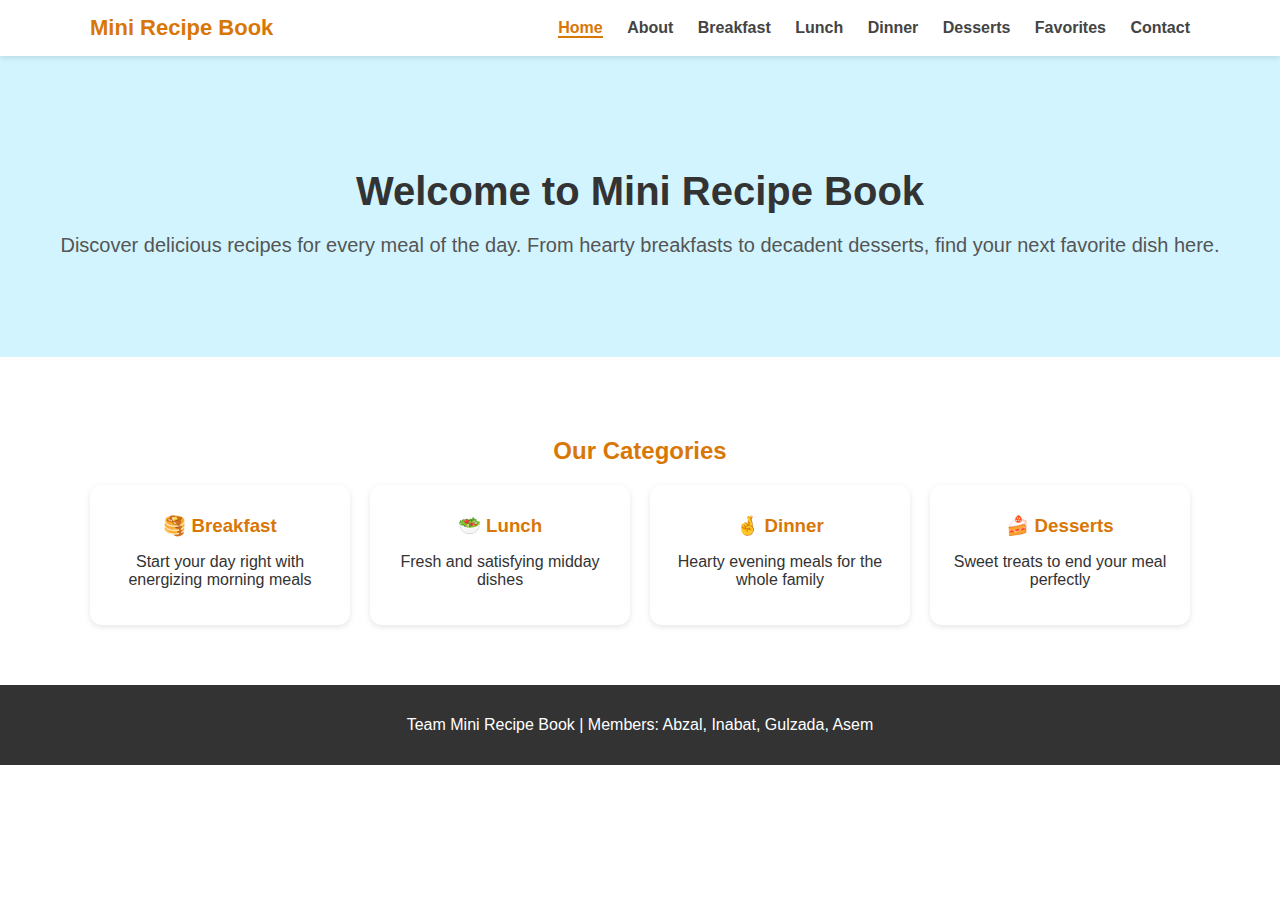
<file: index.html>
<!DOCTYPE html>
<html lang="en">
<head>
  <meta charset="UTF-8">
  <title>Mini Recipe Book - Home</title>
  <link rel="stylesheet" href="style.css">
</head>
<body>

  <!-- Header -->
  <header>
    <div class="container">
      <h1>Mini Recipe Book</h1>
      <nav>
        <a href="index.html" class="active">Home</a>
        <a href="about.html">About</a>
        <a href="breakfast.html">Breakfast</a>
        <a href="lunch.html">Lunch</a>
        <a href="dinner.html">Dinner</a>
        <a href="desserts.html">Desserts</a>
        <a href="favorites.html">Favorites</a>
        <a href="contact.html">Contact</a>
      </nav>
    </div>
  </header>

  <!-- Hero -->
  <section class="hero" style="background:#d1f4ff;">
    <h2>Welcome to Mini Recipe Book</h2>
    <p style="font-size: 20px;">Discover delicious recipes for every meal of the day. From hearty breakfasts to decadent desserts, find your next favorite dish here.</p>
  </section>

  <!-- Categories -->
  <section class="section">
    <h2 style="text-align:center; color:#d97706;">Our Categories</h2>
    <div class="card-grid">
      <div class="card">
        <h3>&#129374; Breakfast</h3>
        <p>Start your day right with energizing morning meals</p>
      </div>
      <div class="card">
        <h3>&#129367; Lunch</h3>
        <p>Fresh and satisfying midday dishes</p>
      </div>
      <div class="card">
        <h3>&#129310; Dinner</h3>
        <p>Hearty evening meals for the whole family</p>
      </div>
      <div class="card">
        <h3>&#127856; Desserts</h3>
        <p>Sweet treats to end your meal perfectly</p>
      </div>
    </div>
  </section>

  <!-- Footer -->
  <footer>
    <p>Team Mini Recipe Book | Members: Abzal, Inabat, Gulzada, Asem</p>
  </footer>

</body>
</html>
</file>
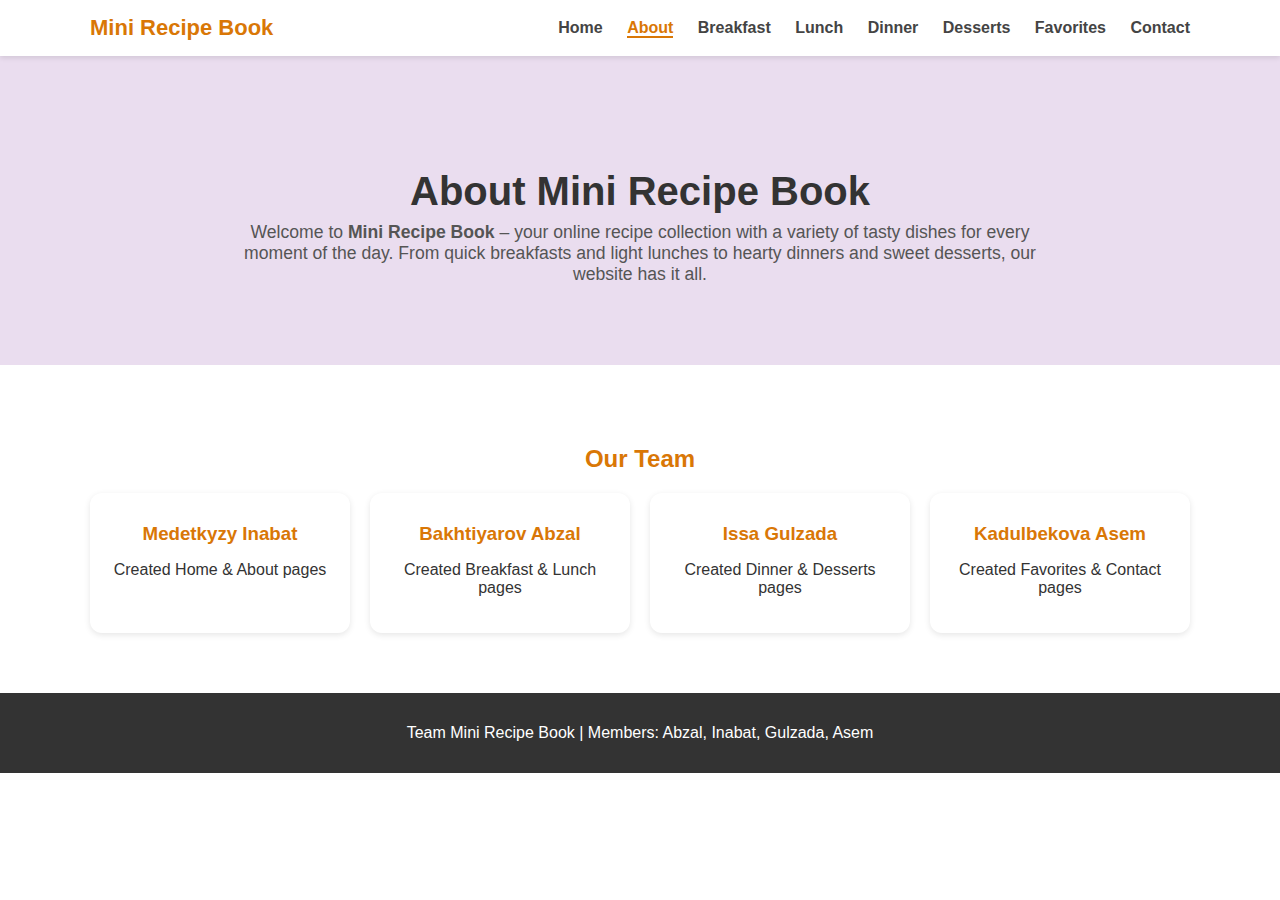
<file: about.html>
<!DOCTYPE html>
<html lang="en">
<head>
  <meta charset="UTF-8">
  <title>Mini Recipe Book - About</title>
  <link rel="stylesheet" href="style.css">
</head>
<body>

  <!-- Header -->
  <header>
    <div class="container">
      <h1>Mini Recipe Book</h1>
      <nav>
        <a href="index.html">Home</a>
        <a href="about.html" class="active">About</a>
        <a href="breakfast.html">Breakfast</a>
        <a href="lunch.html">Lunch</a>
        <a href="dinner.html">Dinner</a>
        <a href="desserts.html">Desserts</a>
        <a href="favorites.html">Favorites</a>
        <a href="contact.html">Contact</a>
      </nav>
    </div>
  </header>

  <!-- About Content -->
  <section class="hero about-hero">
    <h2> About Mini Recipe Book</h2>
    <p style="text-align:center; max-width:800px; margin:0 auto;">
      Welcome to <strong>Mini Recipe Book</strong> – your 
      online recipe collection with a variety 
      of tasty dishes for every moment of the day. From quick 
      breakfasts and light lunches to hearty dinners and sweet desserts, our website has it all.
    </p>
  </section>

  <!-- Team Members -->
  <section class="section">
    <h2 style="text-align:center; color:#d97706;">Our Team</h2>
    <div class="card-grid">
      <div class="card">
        <h3> Medetkyzy Inabat</h3>
        <p>Created Home & About pages</p>
      </div>
      <div class="card">
        <h3>Bakhtiyarov Abzal</h3>
        <p>Created Breakfast & Lunch pages</p>
      </div>
      <div class="card">
        <h3> Issa Gulzada </h3>
        <p>Created Dinner & Desserts pages</p>
      </div>
      <div class="card">
        <h3>Kadulbekova Asem</h3>
        <p>Created Favorites & Contact pages</p>
      </div>
    </div>
  </section>

  <!-- Footer -->
  <footer>
    <p>Team Mini Recipe Book | Members: Abzal, Inabat, Gulzada, Asem</p>
  </footer>

</body>
</html>
</file>
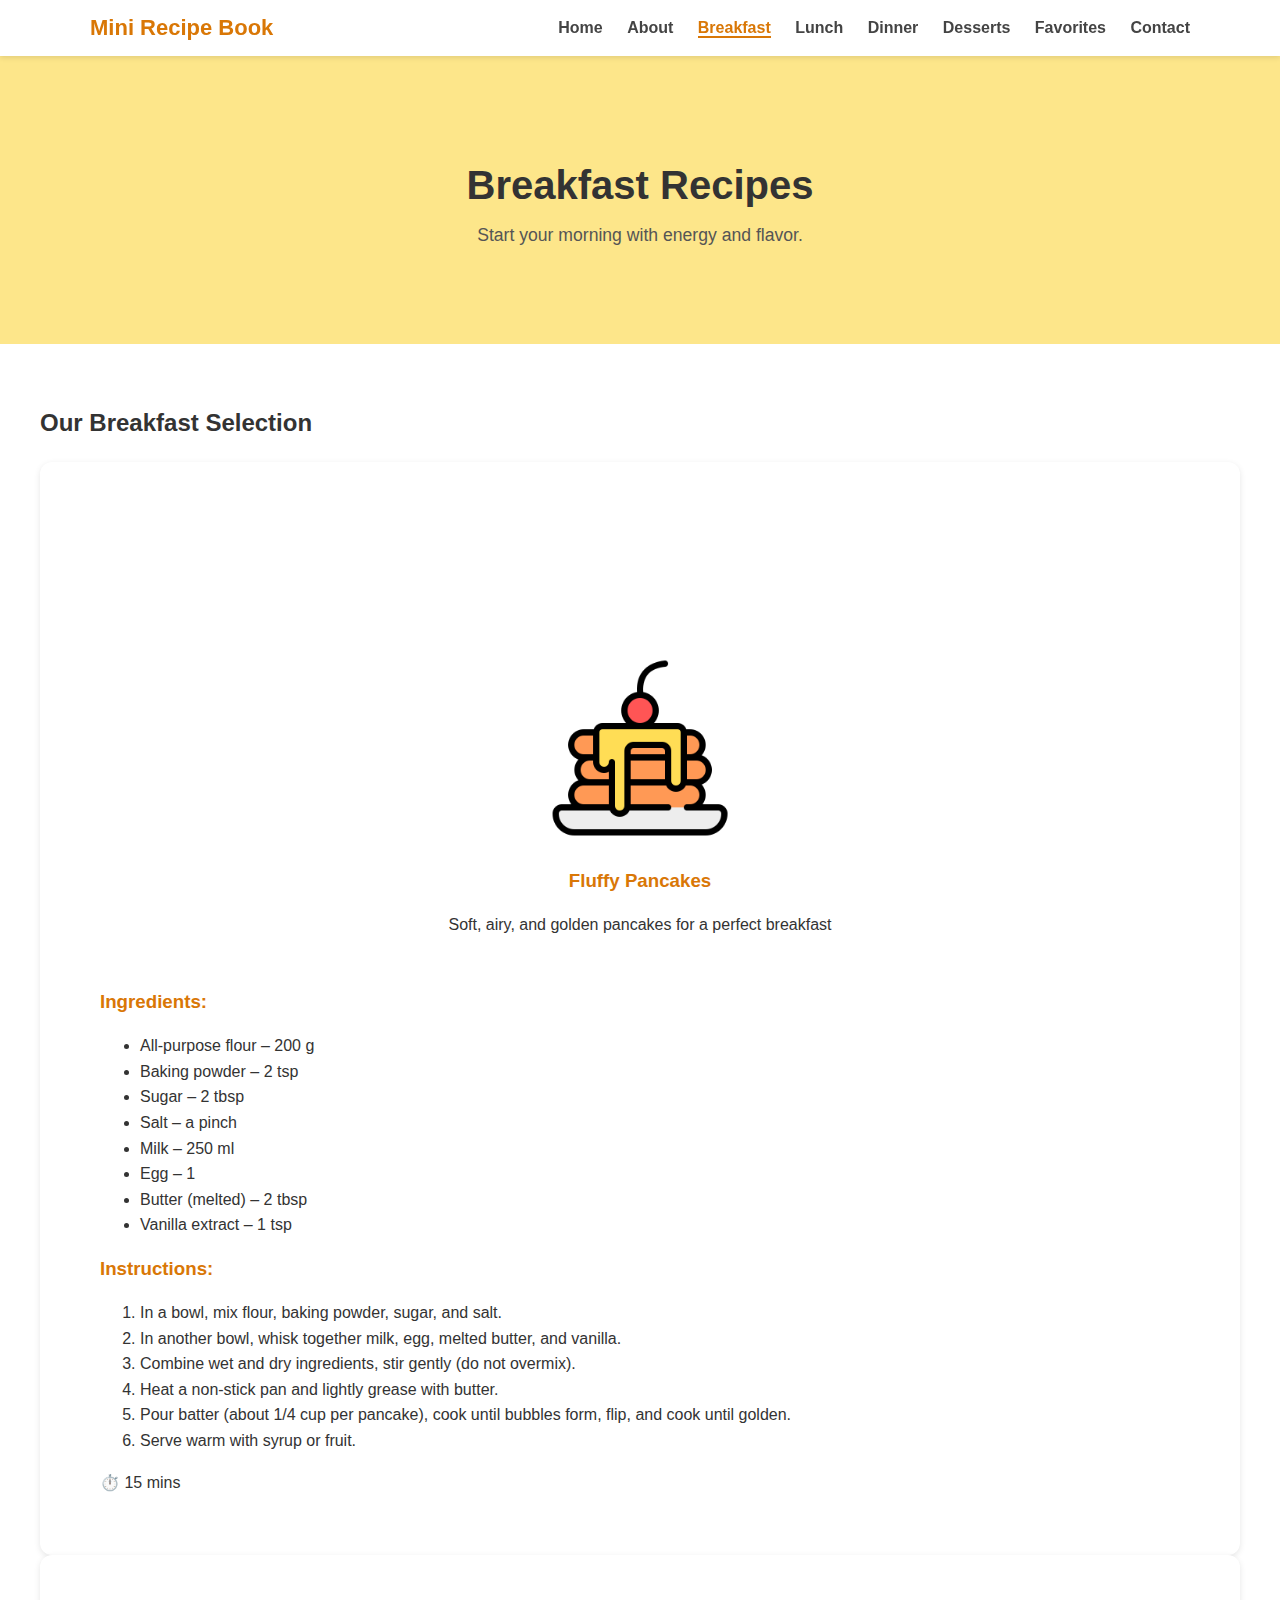
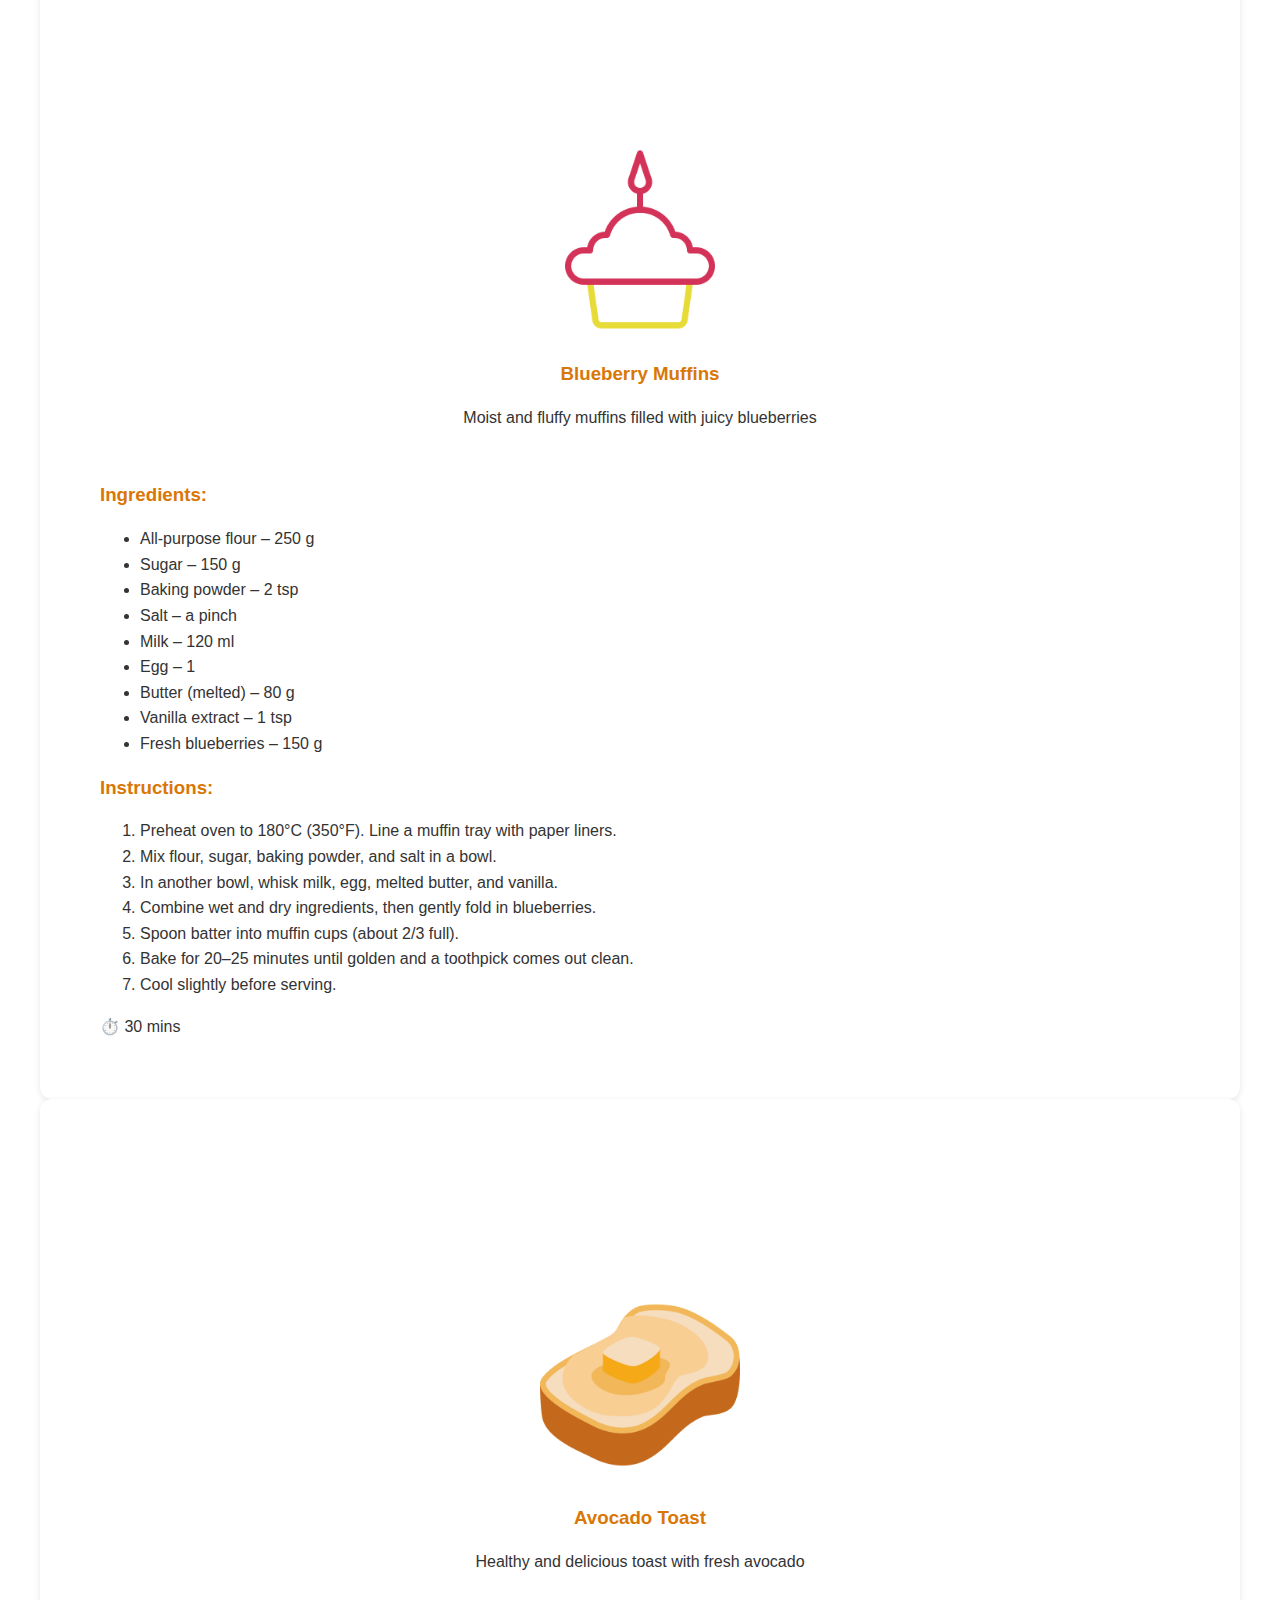
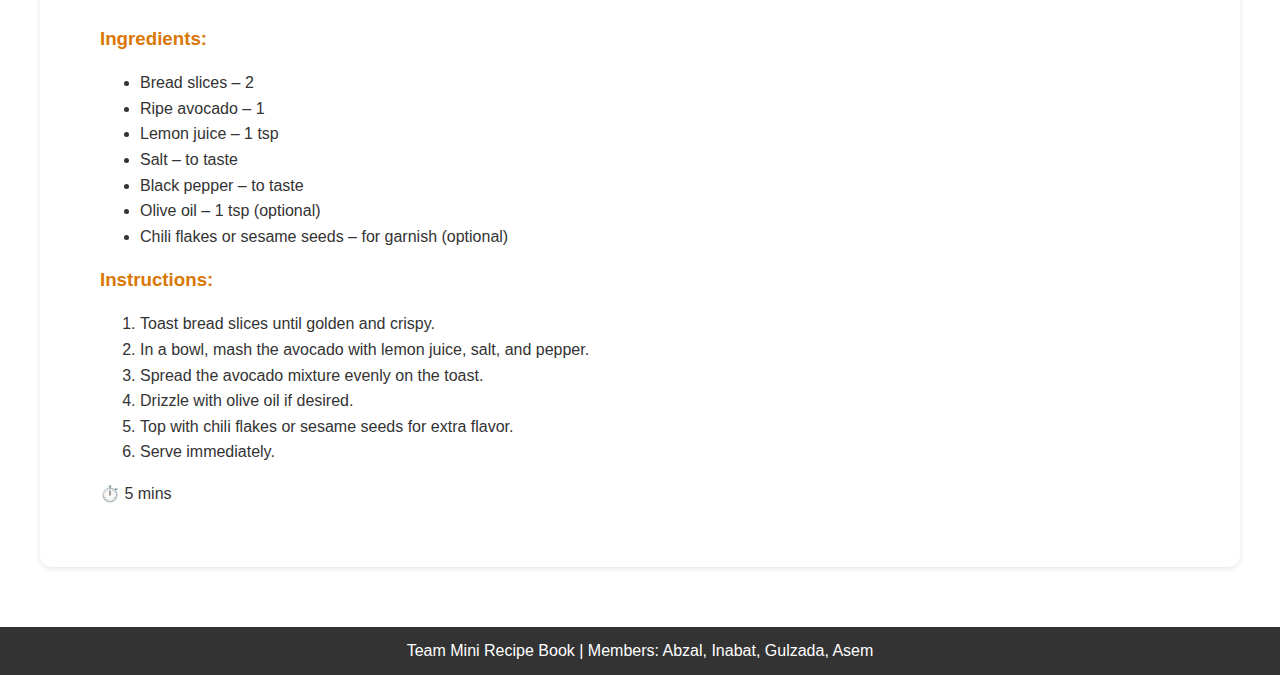
<file: breakfast.html>
<!DOCTYPE html>
<html lang="en">
  <head>
    <meta charset="UTF-8">
    <title>Breakfast Recipes</title>
    <link rel="stylesheet" href="style.css">
  </head>
  <body>
    <!-- Header -->
    <header>
      <div class="container">
        <h1>Mini Recipe Book</h1>
        <nav>
          <a href="index.html">Home</a>
          <a href="about.html">About</a>
          <a href="breakfast.html" class="active">Breakfast</a>
          <a href="lunch.html">Lunch</a>
          <a href="dinner.html" >Dinner</a>
          <a href="desserts.html">Desserts</a>
          <a href="favorites.html">Favorites</a>
          <a href="contact.html">Contact</a>
        </nav>
      </div>
    </header>

    <!-- Hero Section -->
    <section class="hero breakfast-hero">
      <h1>Breakfast Recipes</h1>
      <p>Start your morning with energy and flavor.</p>
    </section>

    <!-- Recipes Section -->
    <section class="recipes">
      <h2>Our Breakfast Selection</h2>
      <!-- Pancakes Recipe -->
  <div class="card">
    <div class="card-image yellow"></div>
    <img src="pancakes.png" alt="Fluffy Pancakes" width="200" height="200">
    <h3>Fluffy Pancakes</h3>
    <p>Soft, airy, and golden pancakes for a perfect breakfast</p>
    <div class="recipes">
    <h3>Ingredients:</h3>
    <ul>
      <li>All-purpose flour – 200 g</li>
      <li>Baking powder – 2 tsp</li>
      <li>Sugar – 2 tbsp</li>
      <li>Salt – a pinch</li>
      <li>Milk – 250 ml</li>
      <li>Egg – 1</li>
      <li>Butter (melted) – 2 tbsp</li>
      <li>Vanilla extract – 1 tsp</li>
    </ul>

    <h3>Instructions:</h3>
    <ol>
      <li>In a bowl, mix flour, baking powder, sugar, and salt.</li>
      <li>In another bowl, whisk together milk, egg, melted butter, and vanilla.</li>
      <li>Combine wet and dry ingredients, stir gently (do not overmix).</li>
      <li>Heat a non-stick pan and lightly grease with butter.</li>
      <li>Pour batter (about 1/4 cup per pancake), cook until bubbles form, flip, and cook until golden.</li>
      <li>Serve warm with syrup or fruit.</li>
    </ol>

    <span>&#x23F1;&#xFE0F; 15 mins</span>
    </div>
  </div>


        <!-- Blueberry Muffins Recipe -->
  <div class="card">
    <div class="card-image pink"></div>
    <img src="muffins.png" alt="Blueberry Muffins" width="200" height="200">
    <h3>Blueberry Muffins</h3>
    <p>Moist and fluffy muffins filled with juicy blueberries</p>
    <div class="recipes">
    <h3>Ingredients:</h3>
    <ul>
      <li>All-purpose flour – 250 g</li>
      <li>Sugar – 150 g</li>
      <li>Baking powder – 2 tsp</li>
      <li>Salt – a pinch</li>
      <li>Milk – 120 ml</li>
      <li>Egg – 1</li>
      <li>Butter (melted) – 80 g</li>
      <li>Vanilla extract – 1 tsp</li>
      <li>Fresh blueberries – 150 g</li>
    </ul>

    <h3>Instructions:</h3>
    <ol>
      <li>Preheat oven to 180°C (350°F). Line a muffin tray with paper liners.</li>
      <li>Mix flour, sugar, baking powder, and salt in a bowl.</li>
      <li>In another bowl, whisk milk, egg, melted butter, and vanilla.</li>
      <li>Combine wet and dry ingredients, then gently fold in blueberries.</li>
      <li>Spoon batter into muffin cups (about 2/3 full).</li>
      <li>Bake for 20–25 minutes until golden and a toothpick comes out clean.</li>
      <li>Cool slightly before serving.</li>
    </ol>
    <span>&#x23F1;&#xFE0F; 30 mins</span>
    </div>
  </div>



        <!-- Avocado Toast Recipe -->
  <div class="card">
    <div class="card-image green"></div>
    <img src="toast.png" alt="Avocado Toast" width="200" height="200">
    <h3>Avocado Toast</h3>
    <p>Healthy and delicious toast with fresh avocado</p>
    <div class="recipes">
    <h3>Ingredients:</h3>
    <ul>
      <li>Bread slices – 2</li>
      <li>Ripe avocado – 1</li>
      <li>Lemon juice – 1 tsp</li>
      <li>Salt – to taste</li>
      <li>Black pepper – to taste</li>
      <li>Olive oil – 1 tsp (optional)</li>
      <li>Chili flakes or sesame seeds – for garnish (optional)</li>
    </ul>

    <h3>Instructions:</h3>
    <ol>
      <li>Toast bread slices until golden and crispy.</li>
      <li>In a bowl, mash the avocado with lemon juice, salt, and pepper.</li>
      <li>Spread the avocado mixture evenly on the toast.</li>
      <li>Drizzle with olive oil if desired.</li>
      <li>Top with chili flakes or sesame seeds for extra flavor.</li>
      <li>Serve immediately.</li>
    </ol>
    <span>&#x23F1;&#xFE0F; 5 mins</span>
    </div>
    </div>
    </section>

    <!-- Footer -->
    <footer>
      Team Mini Recipe Book | Members: Abzal, Inabat, Gulzada, Asem
    </footer>
  </body>
</html>
</file>
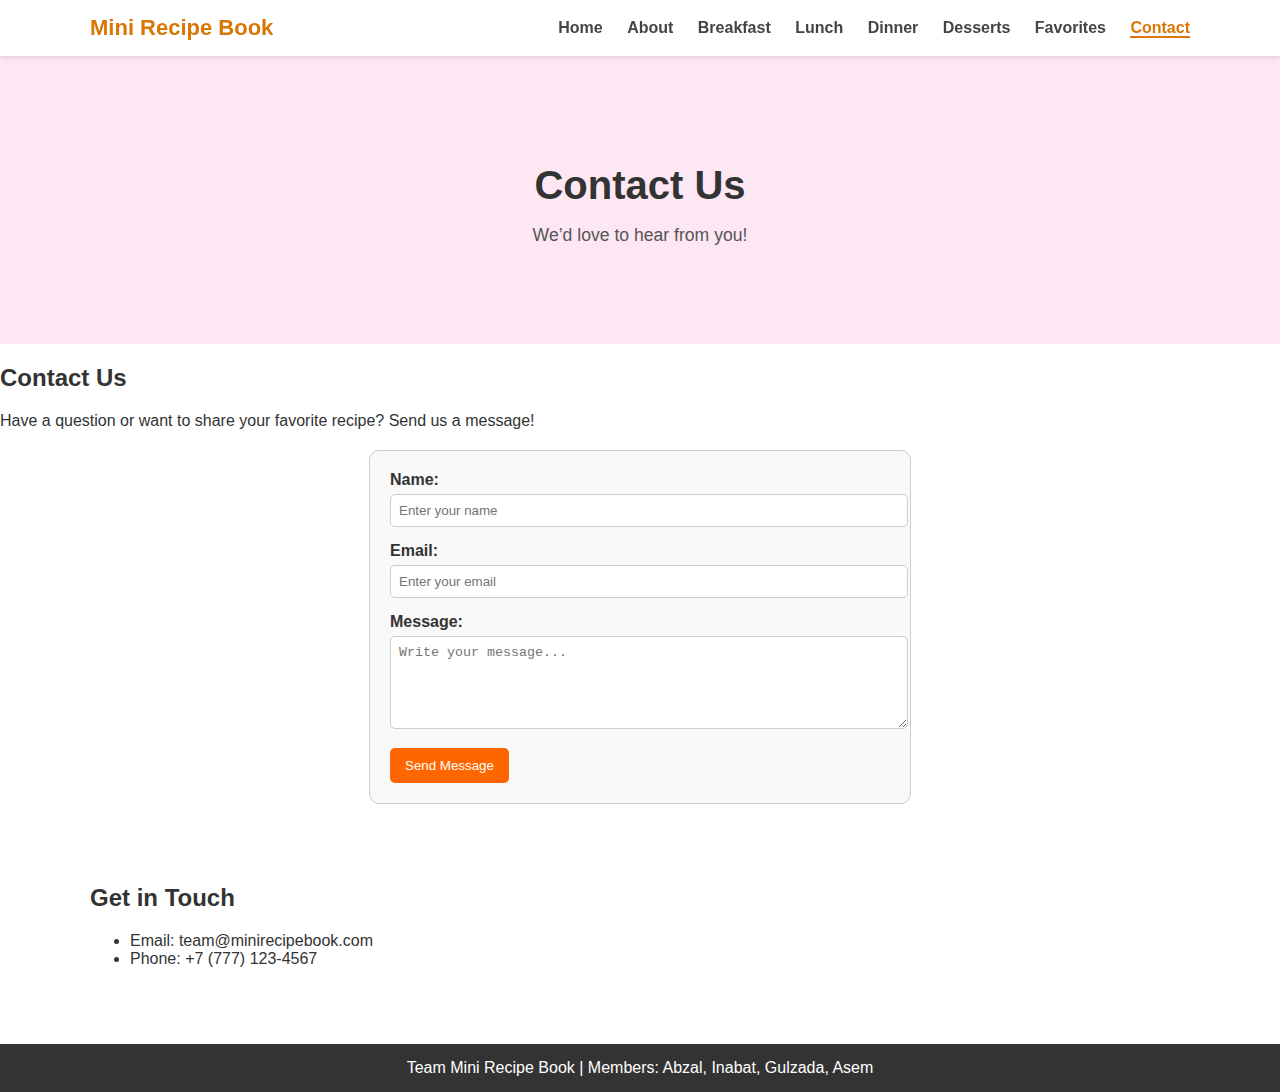
<file: contact.html>
<!DOCTYPE html>
<html lang="en">
<head>
  <meta charset="UTF-8">
  <title>Contact Us</title>
  <link rel="stylesheet" href="style.css">
</head>
<body>
   <!-- Header -->
  <header>
    <div class="container">
      <h1>Mini Recipe Book</h1>
      <nav>
        <a href="index.html">Home</a>
        <a href="about.html">About</a>
        <a href="breakfast.html">Breakfast</a>
        <a href="lunch.html">Lunch</a>
        <a href="dinner.html">Dinner</a>
        <a href="desserts.html">Desserts</a>
        <a href="favorites.html">Favorites</a>
        <a href="contact.html" class="active">Contact</a>
      </nav>
    </div>
  </header>
  <!-- Hero -->
  <section class="hero" style="background:#fce7f3;">
    <h1>Contact Us</h1>
    <p>We’d love to hear from you!</p>
  </section>

    <!-- Contact Form -->
  <main>
    <section class="contact-section">
      <h2>Contact Us</h2>
      <p>Have a question or want to share your favorite recipe? Send us a message!</p>

      <form class="contact-form">
        <label for="name">Name:</label>
        <input type="text" id="name" name="name" placeholder="Enter your name" required>

        <label for="email">Email:</label>
        <input type="email" id="email" name="email" placeholder="Enter your email" required>

        <label for="message">Message:</label>
        <textarea id="message" name="message" rows="5" placeholder="Write your message..." required></textarea>

        <button type="submit">Send Message</button>
      </form>
    </section>
  </main>

  <!-- Content -->
  <section class="section">
    <h2>Get in Touch</h2>
    <ul>
      <li>Email: team@minirecipebook.com</li>
      <li>Phone: +7 (777) 123-4567</li>
    </ul>
  </section>

  <!-- Footer -->
  <footer>
    Team Mini Recipe Book | Members: Abzal, Inabat, Gulzada, Asem
  </footer>
</body>
</html>
</file>
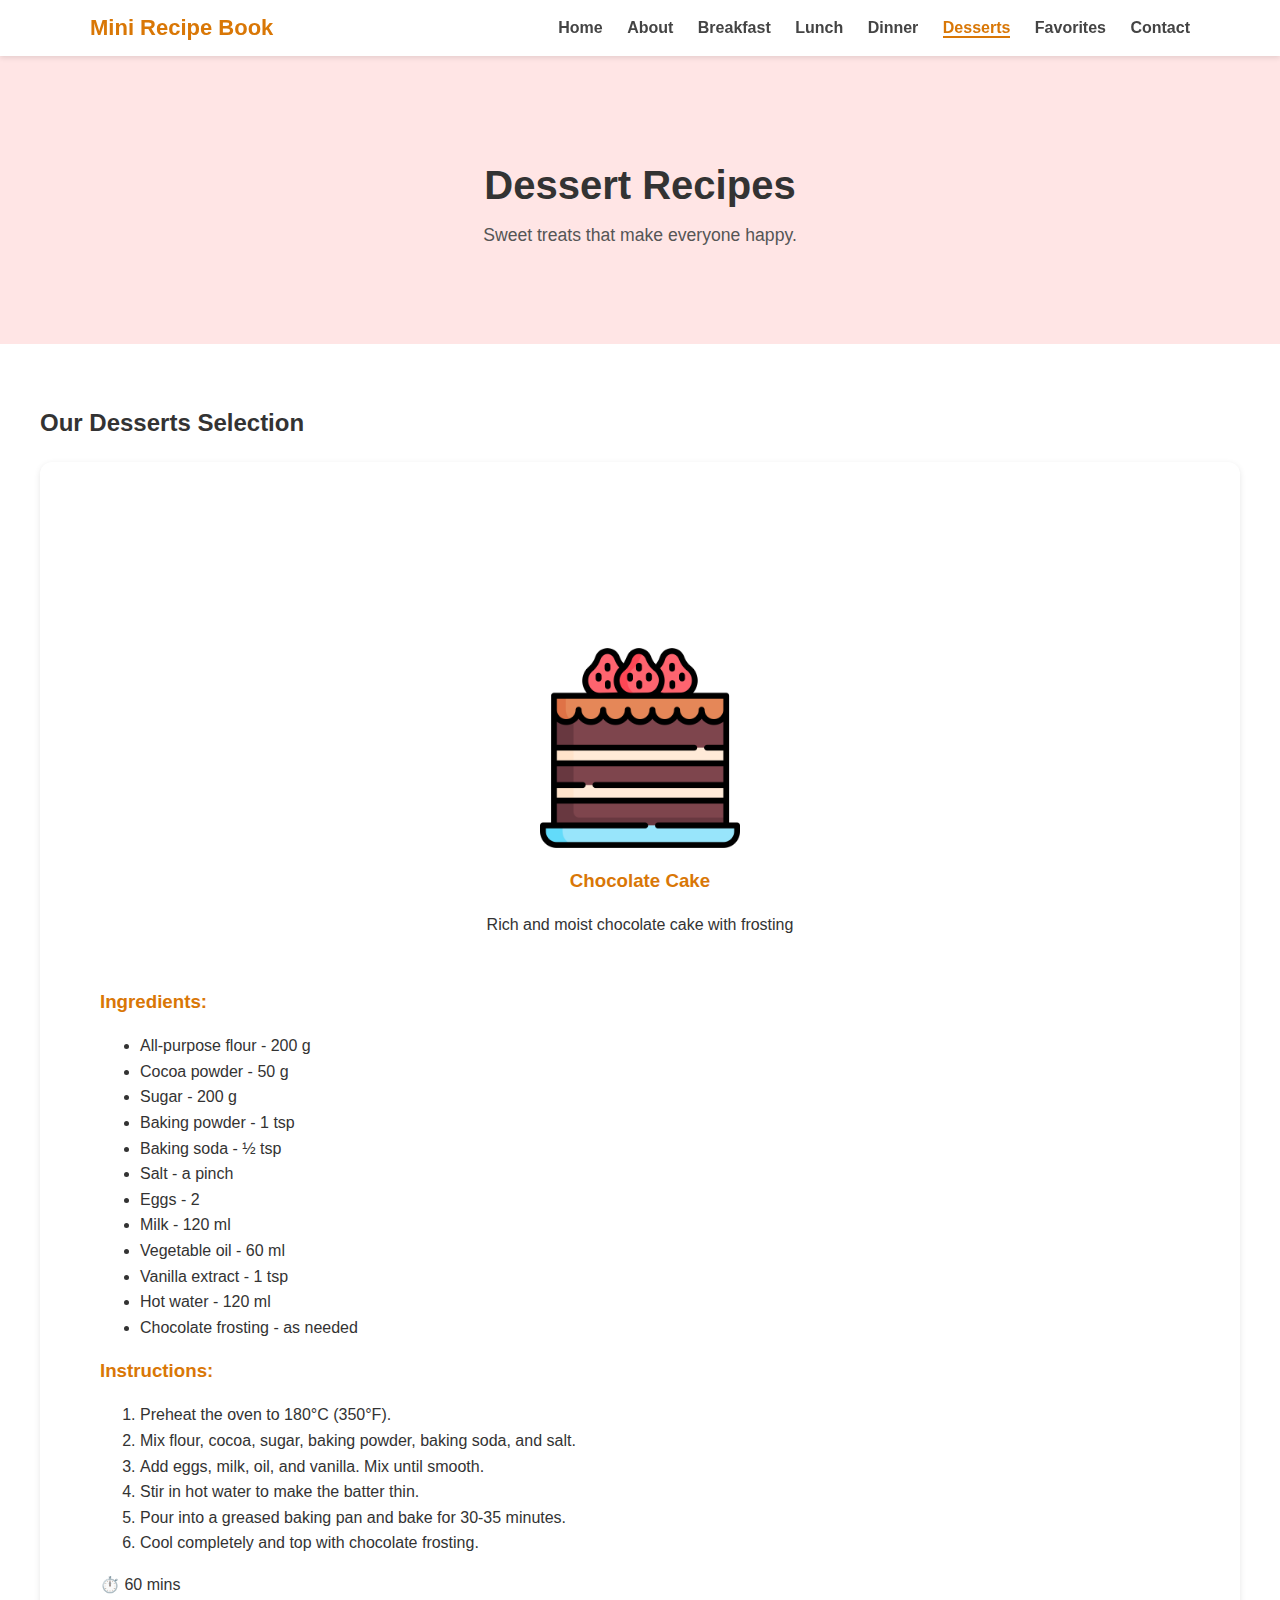
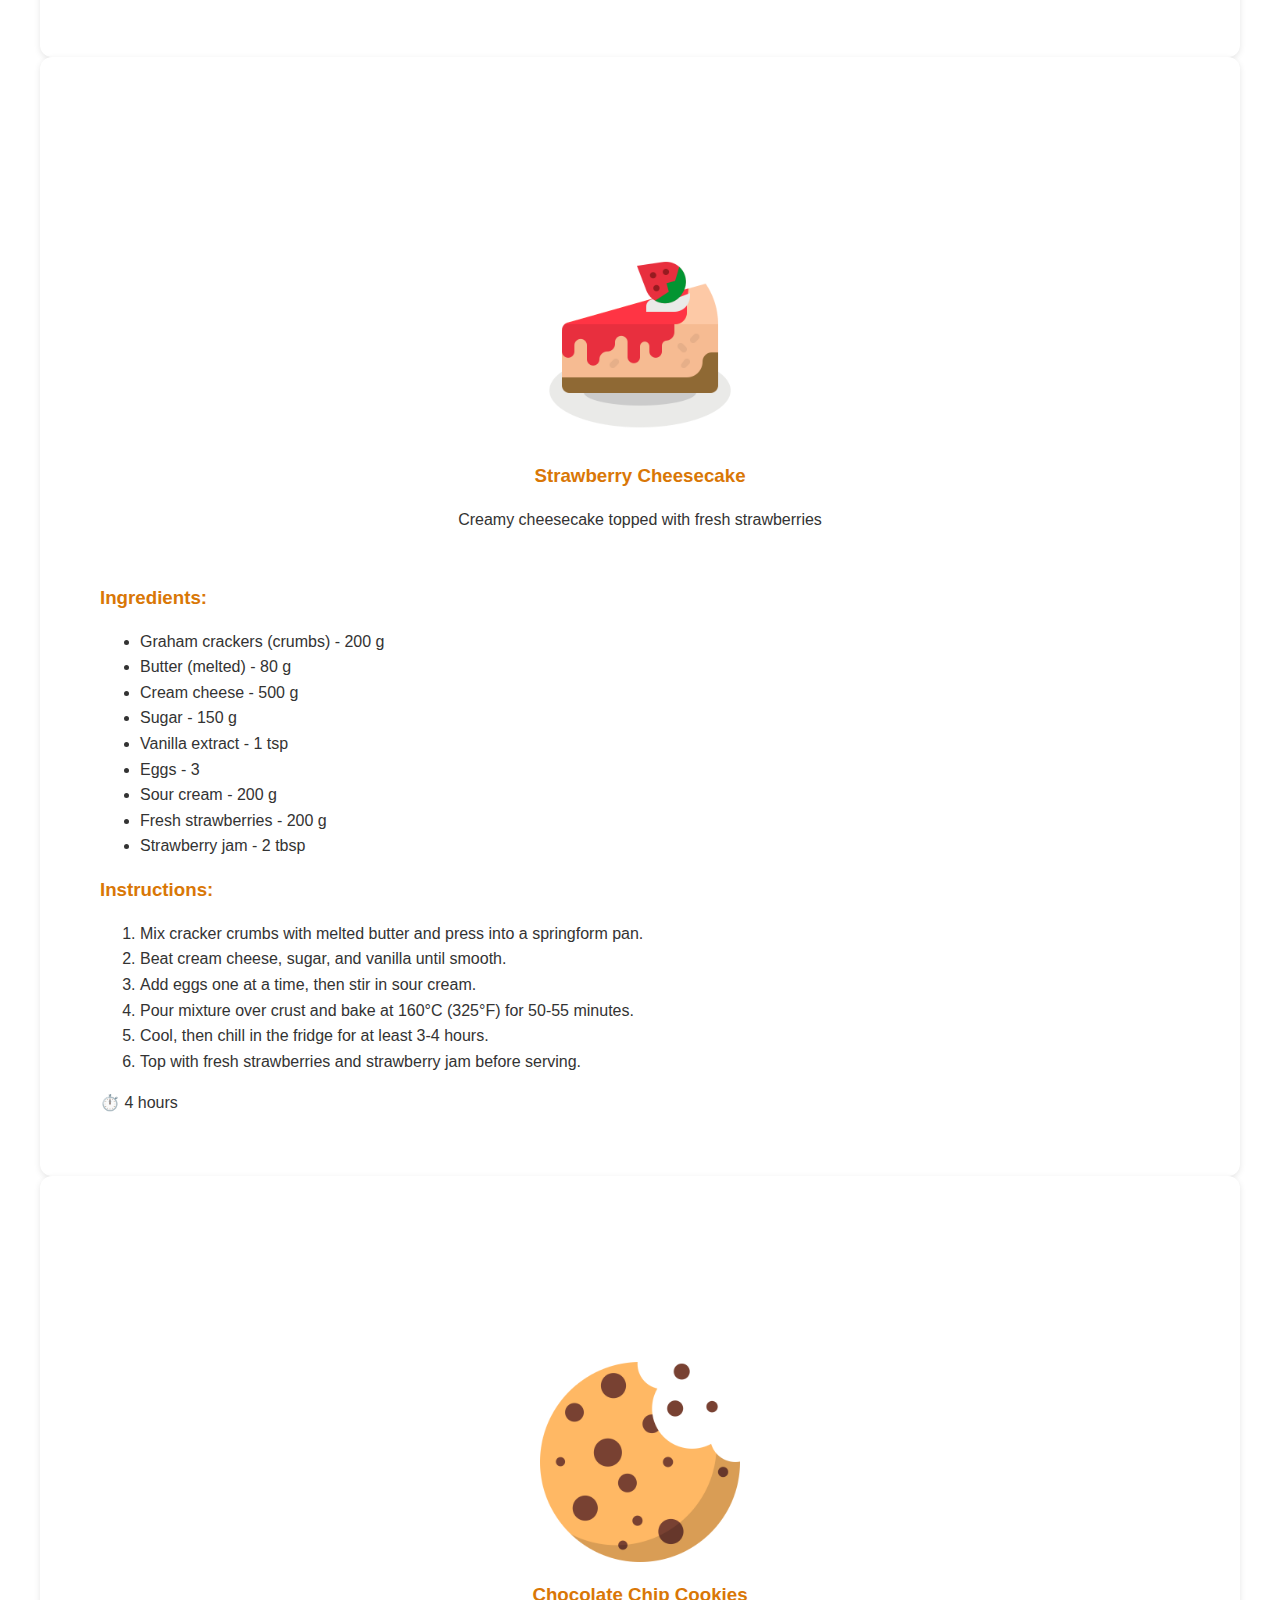
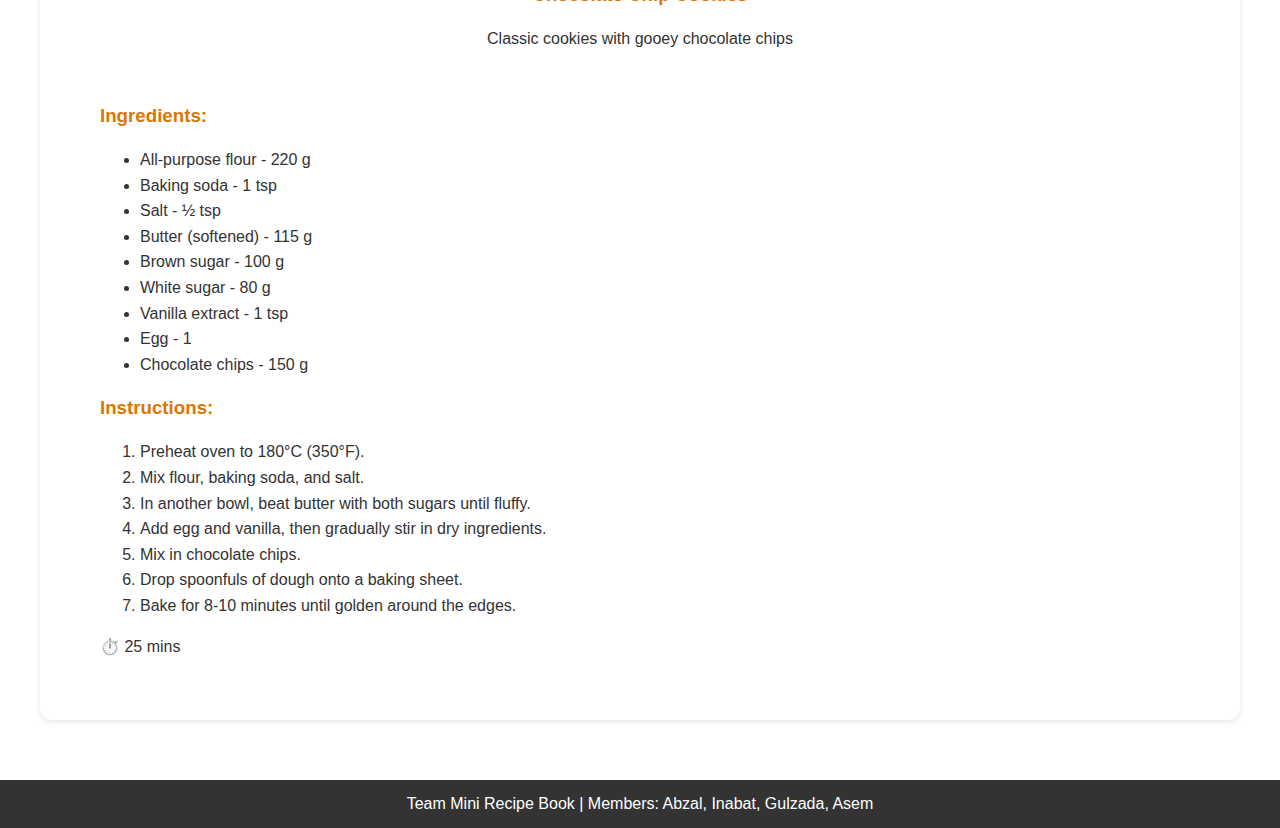
<file: desserts.html>
<!DOCTYPE html>
<html lang="en">
<head>
  <meta charset="UTF-8">
  <title>Dessert Recipes</title>
  <link rel="stylesheet" href="style.css">
</head>
<body>
   <!-- Header -->
  <header>
    <div class="container">
      <h1>Mini Recipe Book</h1>
      <nav>
        <a href="index.html">Home</a>
        <a href="about.html">About</a>
        <a href="breakfast.html">Breakfast</a>
        <a href="lunch.html">Lunch</a>
        <a href="dinner.html">Dinner</a>
        <a href="desserts.html" class="active">Desserts</a>
        <a href="favorites.html">Favorites</a>
        <a href="contact.html">Contact</a>
      </nav>
    </div>
  </header>

  <!-- Hero Section -->
  <section class="hero desserts-hero">
    <h1>Dessert Recipes</h1>
    <p>Sweet treats that make everyone happy.</p>
  </section>

  <!-- Recipes Section -->
  <section class="recipes">
    <h2>Our Desserts Selection</h2>
    <div class="cards">
      <div class="card">
        <div class="card-image brown-amber"></div>
        <img src="chocolate_cake.png" alt="Chocolate Cake" width="200" height="200">
        <h3>Chocolate Cake</h3>
        <p>Rich and moist chocolate cake with frosting</p>
        <div class="recipes">
          <h3>Ingredients:</h3>
          <ul>
            <li>All-purpose flour - 200 g</li>
            <li>Cocoa powder - 50 g</li>
            <li>Sugar - 200 g</li>
            <li>Baking powder - 1 tsp</li>
            <li>Baking soda - ½ tsp</li>
            <li>Salt - a pinch</li>
            <li>Eggs - 2</li>
            <li>Milk - 120 ml</li>
            <li>Vegetable oil - 60 ml</li>
            <li>Vanilla extract - 1 tsp</li>
            <li>Hot water - 120 ml</li>
            <li>Chocolate frosting - as needed</li>
          </ul>
          <h3>Instructions:</h3>
          <ol>
            <li>Preheat the oven to 180°C (350°F).</li>
            <li>Mix flour, cocoa, sugar, baking powder, baking soda, and salt.</li>
            <li>Add eggs, milk, oil, and vanilla. Mix until smooth.</li>
            <li>Stir in hot water to make the batter thin.</li>
            <li>Pour into a greased baking pan and bake for 30-35 minutes.</li>
            <li>Cool completely and top with chocolate frosting.</li>
          </ol>
        <span>&#x23F1;&#xFE0F; 60 mins</span>
        </div>
      </div>

      <div class="card">
        <div class="card-image red-pink"></div>
        <img src="strawberry_cheesecake.png" alt="Strawberry Cheesecake" width="200" height="200">
        <h3>Strawberry Cheesecake</h3>
        <p>Creamy cheesecake topped with fresh strawberries</p>
        <div class="recipes">
          <h3>Ingredients:</h3>
          <ul>
            <li>Graham crackers (crumbs) - 200 g</li>
            <li>Butter (melted) - 80 g</li>
            <li>Cream cheese - 500 g</li>
            <li>Sugar - 150 g</li>
            <li>Vanilla extract - 1 tsp</li>
            <li>Eggs - 3</li>
            <li>Sour cream - 200 g</li>
            <li>Fresh strawberries - 200 g</li>
            <li>Strawberry jam - 2 tbsp</li>
          </ul>
          <h3>Instructions:</h3>
          <ol>
            <li>Mix cracker crumbs with melted butter and press into a springform pan.</li>
            <li>Beat cream cheese, sugar, and vanilla until smooth.</li>
            <li>Add eggs one at a time, then stir in sour cream.</li>
            <li>Pour mixture over crust and bake at 160°C (325°F) for 50-55 minutes.</li>
            <li>Cool, then chill in the fridge for at least 3-4 hours.</li>
            <li>Top with fresh strawberries and strawberry jam before serving.</li>
          </ol>
        <span>&#x23F1;&#xFE0F; 4 hours</span>
        </div>
      </div>

      <div class="card">
        <div class="card-image yellow-orange"></div>
        <img src="chocolate_chip_cookies.png" alt="Chocolate Chip Cookies" width="200" height="200">
        <h3>Chocolate Chip Cookies</h3>
        <p>Classic cookies with gooey chocolate chips</p>
        <div class="recipes">
          <h3>Ingredients:</h3>
          <ul>
            <li>All-purpose flour - 220 g</li>
            <li>Baking soda - 1 tsp</li>
            <li>Salt - ½ tsp</li>
            <li>Butter (softened) - 115 g</li>
            <li>Brown sugar - 100 g</li>
            <li>White sugar - 80 g</li>
            <li>Vanilla extract - 1 tsp</li>
            <li>Egg - 1</li>
            <li>Chocolate chips - 150 g</li>
          </ul>
          <h3>Instructions:</h3>
          <ol>
            <li>Preheat oven to 180°C (350°F).</li>
            <li>Mix flour, baking soda, and salt.</li>
            <li>In another bowl, beat butter with both sugars until fluffy.</li>
            <li>Add egg and vanilla, then gradually stir in dry ingredients.</li>
            <li>Mix in chocolate chips.</li>
            <li>Drop spoonfuls of dough onto a baking sheet.</li>
            <li>Bake for 8-10 minutes until golden around the edges.</li>
          </ol> 
        <span>&#x23F1;&#xFE0F; 25 mins</span>
      </div>
    </div>
  </section>

  <!-- Footer -->
  <footer>
    Team Mini Recipe Book | Members: Abzal, Inabat, Gulzada, Asem
  </footer>
</body>
</html>
</file>
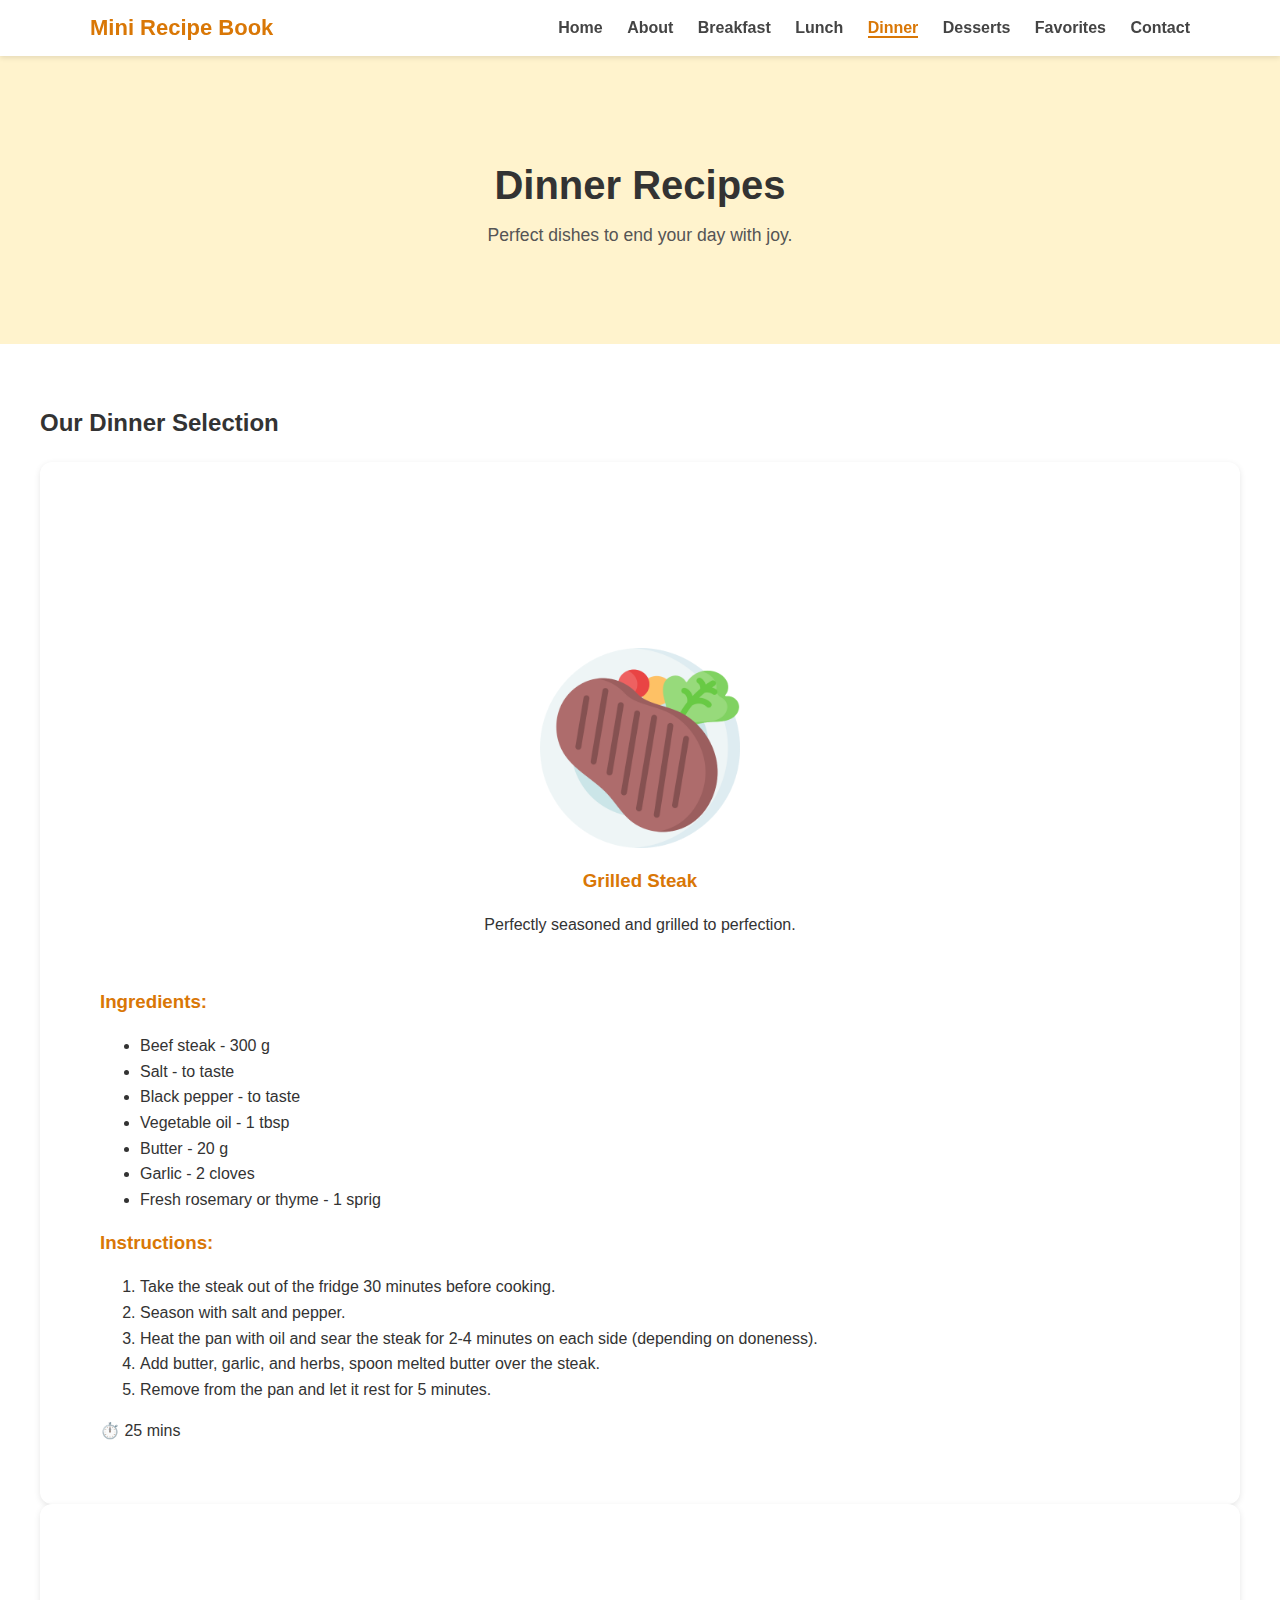
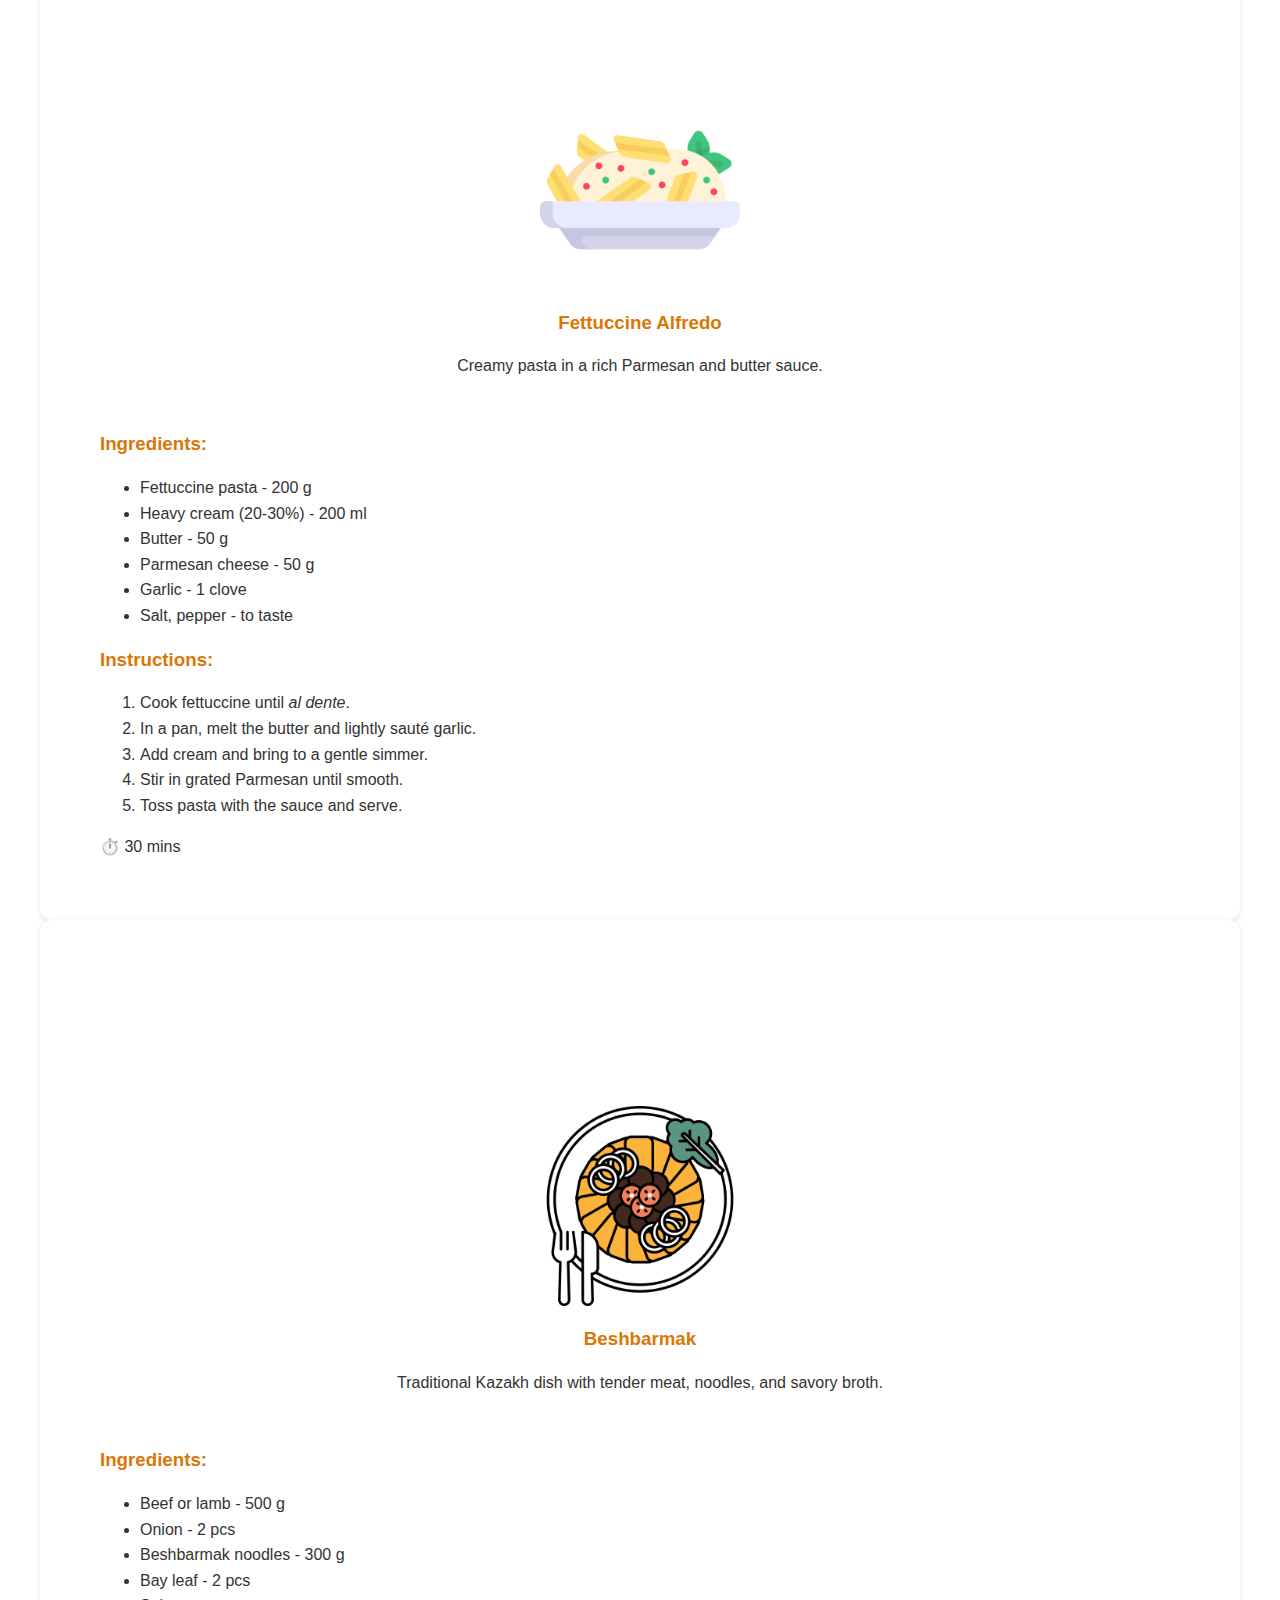
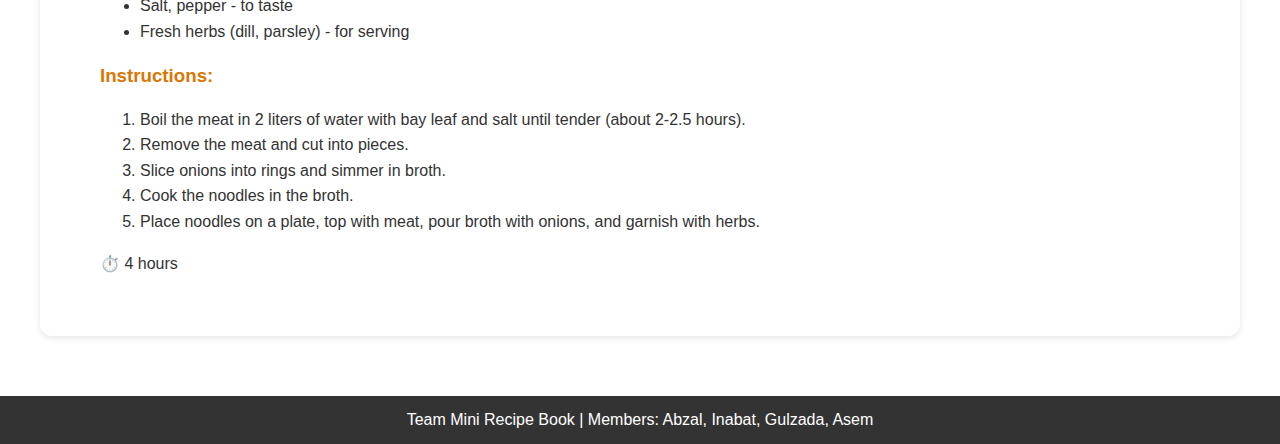
<file: dinner.html>
<!DOCTYPE html>
<html lang="en">
<head>
  <meta charset="UTF-8">
  <title>Dinner Recipes</title>
  <link rel="stylesheet" href="style.css">
</head>
<body>
  <!-- Header -->
  <header>
    <div class="container">
      <h1>Mini Recipe Book</h1>
      <nav>
        <a href="index.html">Home</a>
        <a href="about.html">About</a>
        <a href="breakfast.html">Breakfast</a>
        <a href="lunch.html">Lunch</a>
        <a href="dinner.html" class="active">Dinner</a>
        <a href="desserts.html">Desserts</a>
        <a href="favorites.html">Favorites</a>
        <a href="contact.html">Contact</a>
      </nav>
    </div>
  </header>

  <!-- Hero Section -->
  <section class="hero dinner-hero">
    <h1>Dinner Recipes</h1>
    <p>Perfect dishes to end your day with joy.</p>
  </section>

  <!-- Recipes Section -->
  <section class="recipes">
    <h2>Our Dinner Selection</h2>
    <div class="cards">
      <div class="card">
        <div class="card-image red-pink"></div>
        <img src="steak.png" alt="Grilled Steak" width="200" height="200">
        <h3>Grilled Steak</h3>
        <p>Perfectly seasoned and grilled to perfection.</p>
        <div class="recipes">
        <h3>Ingredients:</h3>
        <ul>
          <li>Beef steak - 300 g</li>
          <li>Salt - to taste</li>
          <li>Black pepper - to taste</li>
          <li>Vegetable oil - 1 tbsp</li>
          <li>Butter - 20 g</li>
          <li>Garlic - 2 cloves</li>
          <li>Fresh rosemary or thyme - 1 sprig</li>
        </ul>
        <h3>Instructions:</h3>
        <ol>
          <li>Take the steak out of the fridge 30 minutes before cooking.</li>
          <li>Season with salt and pepper.</li>
          <li>Heat the pan with oil and sear the steak for 2-4 minutes on each side (depending on doneness).</li>
          <li>Add butter, garlic, and herbs, spoon melted butter over the steak.</li>
          <li>Remove from the pan and let it rest for 5 minutes.</li>
        </ol>
        <span>&#x23F1;&#xFE0F; 25 mins</span>
        </div>
      </div>

      <div class="card">
        <div class="card-image orange-yellow"></div>
        <img src="fettuccine_alfredo.png" alt="Fettuccine Alfredo" width="200" height="200">
        <h3>Fettuccine Alfredo</h3>
        <p>Creamy pasta in a rich Parmesan and butter sauce.</p>
        <div class="recipes">
        <h3>Ingredients:</h3>
        <ul>
          <li>Fettuccine pasta - 200 g</li>
          <li>Heavy cream (20-30%) - 200 ml</li>
          <li>Butter - 50 g</li>
          <li>Parmesan cheese - 50 g</li>
          <li>Garlic - 1 clove</li>
          <li>Salt, pepper - to taste</li>
        </ul>
        <h3>Instructions:</h3>
        <ol>
          <li>Cook fettuccine until <em>al dente</em>.</li>
          <li>In a pan, melt the butter and lightly sauté garlic.</li>
          <li>Add cream and bring to a gentle simmer.</li>
          <li>Stir in grated Parmesan until smooth.</li>
          <li>Toss pasta with the sauce and serve.</li>
        </ol>
        <span>&#x23F1;&#xFE0F; 30 mins</span>
        </div>
      </div>
      

      <div class="card">
        <div class="card-image pink-red"></div>
        <img src="beshbarmak.png" alt="Beshbarmak" width="200" height="200">
        <h3>Beshbarmak</h3>
        <p>Traditional Kazakh dish with tender meat, noodles, and savory broth.</p>
        <div class="recipes">
        <h3>Ingredients:</h3>
        <ul>
          <li>Beef or lamb - 500 g</li>
          <li>Onion - 2 pcs</li>
          <li>Beshbarmak noodles - 300 g</li>
          <li>Bay leaf - 2 pcs</li>
          <li>Salt, pepper - to taste</li>
          <li>Fresh herbs (dill, parsley) - for serving</li>
        </ul>
        <h3>Instructions:</h3>
        <ol>
          <li>Boil the meat in 2 liters of water with bay leaf and salt until tender (about 2-2.5 hours).</li>
          <li>Remove the meat and cut into pieces.</li>
          <li>Slice onions into rings and simmer in broth.</li>
          <li>Cook the noodles in the broth.</li>
          <li>Place noodles on a plate, top with meat, pour broth with onions, and garnish with herbs.</li>
        </ol>
        <span>&#x23F1;&#xFE0F; 4 hours</span>
      </div>
    </div>
  </section>

  <!-- Footer -->
  <footer>
    Team Mini Recipe Book | Members: Abzal, Inabat, Gulzada, Asem
  </footer>
</body>
</html>
</file>
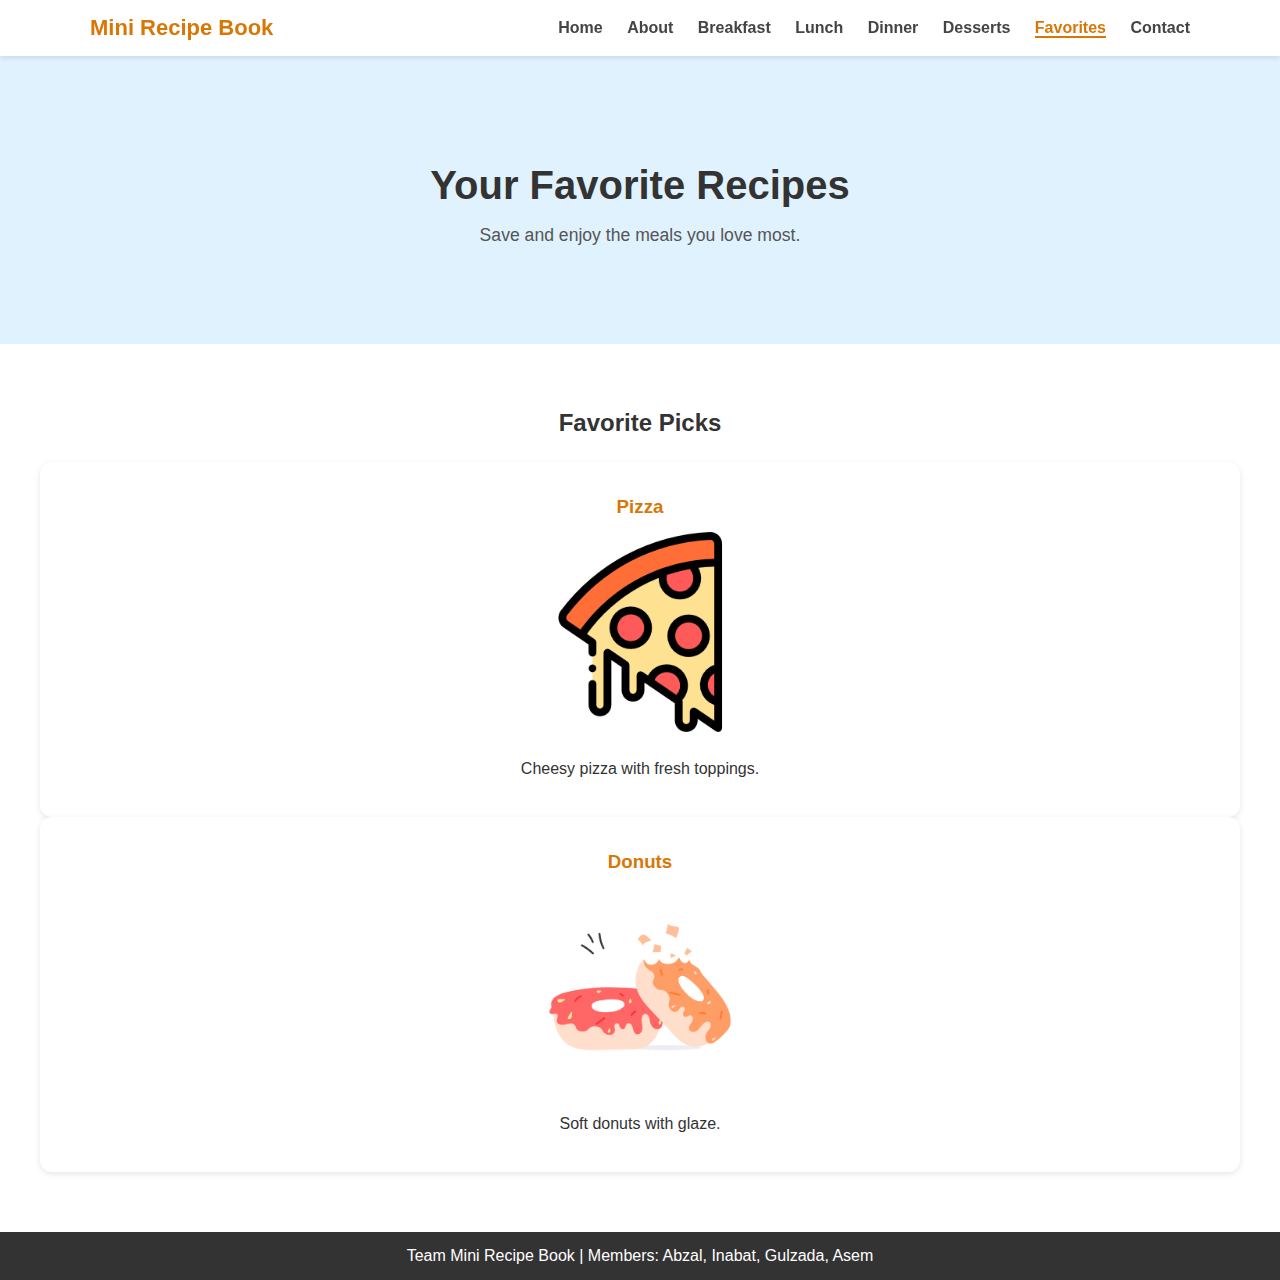
<file: favorites.html>
<!DOCTYPE html>
<html lang="en">
<head>
  <meta charset="UTF-8">
  <title>Favorites</title>
  <link rel="stylesheet" href="style.css">
</head>
<body>
  <!-- Header -->
  <header>
    <div class="container">
      <h1>Mini Recipe Book</h1>
      <nav>
        <a href="index.html">Home</a>
        <a href="about.html">About</a>
        <a href="breakfast.html">Breakfast</a>
        <a href="lunch.html">Lunch</a>
        <a href="dinner.html">Dinner</a>
        <a href="desserts.html">Desserts</a>
        <a href="favorites.html" class="active">Favorites</a>
        <a href="contact.html">Contact</a>
      </nav>
    </div>
  </header>
  <!-- Hero -->
  <section class="hero" style="background:#e0f2fe;">
    <h1>Your Favorite Recipes</h1>
    <p>Save and enjoy the meals you love most.</p>
  </section>

  <!-- Content -->
  <section class="recipes">
    <center><h2>Favorite Picks</h2></center>
    <div class="cards">
      <div class="card">
       
        <h3>Pizza</h3>
        <img src="pizza.png" alt="pizza" width="200" height="200">
        <p>Cheesy pizza with fresh toppings.</p>
      </div>
      <div class="card">
        <h3>Donuts</h3>
        <img src="donuts.png" alt="donuts" width="200" height="200">
        <p>Soft donuts with glaze.</p>
      </div>
    </div>
  </section>

  <!-- Footer -->
  <footer>
    Team Mini Recipe Book | Members: Abzal, Inabat, Gulzada, Asem
  </footer>
</body>
</html>
</file>
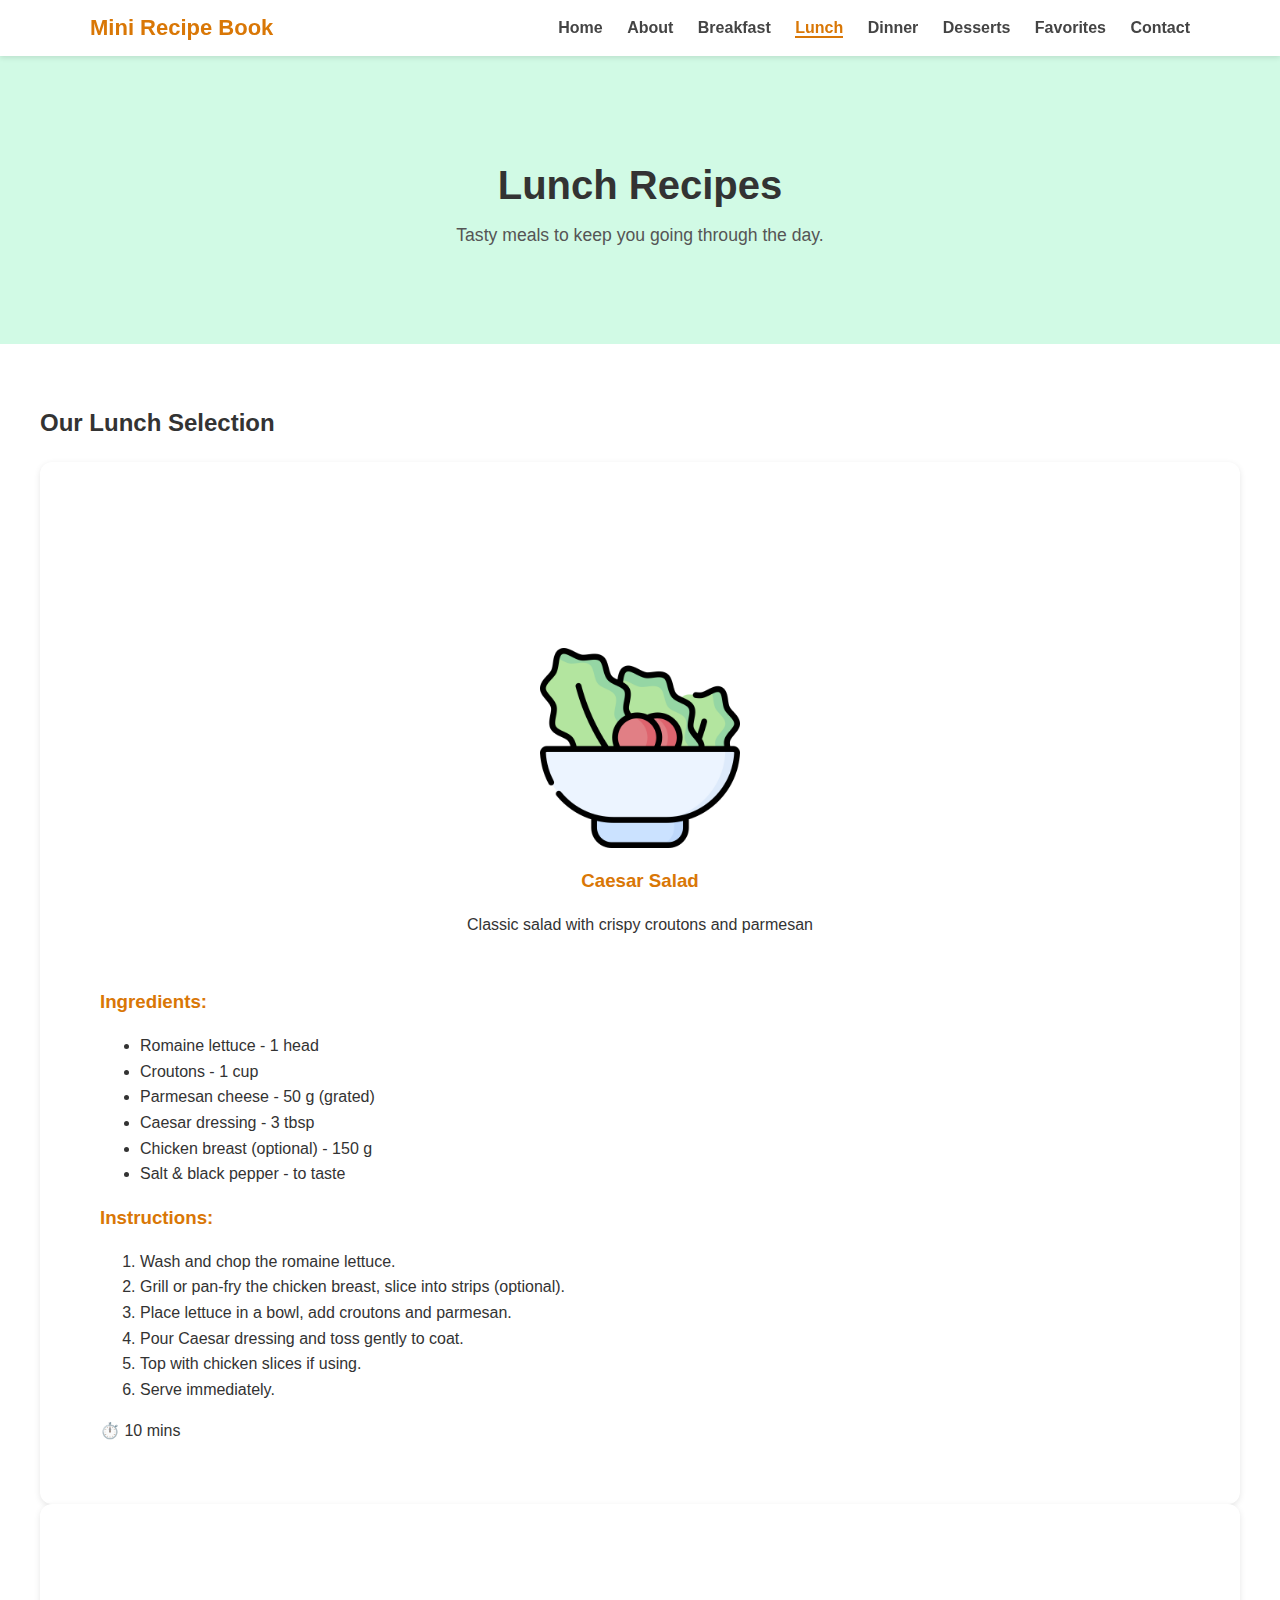
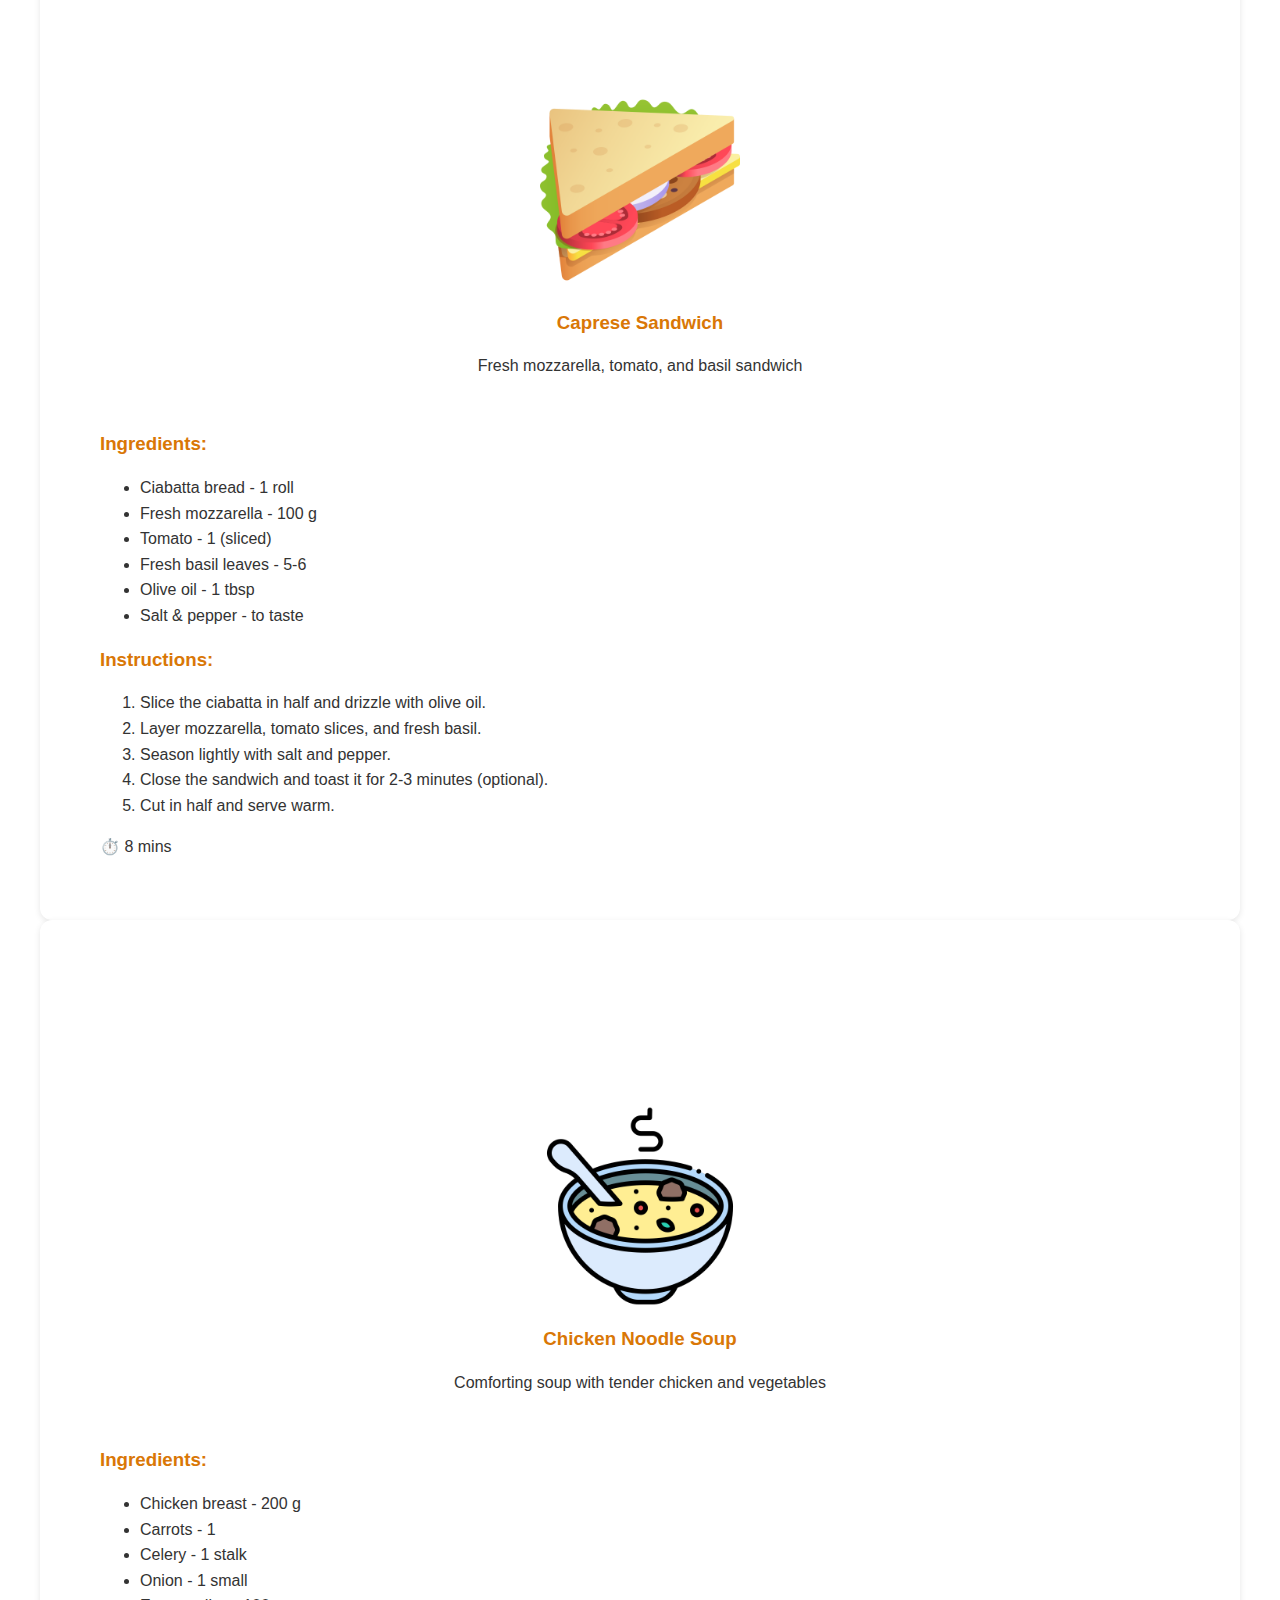
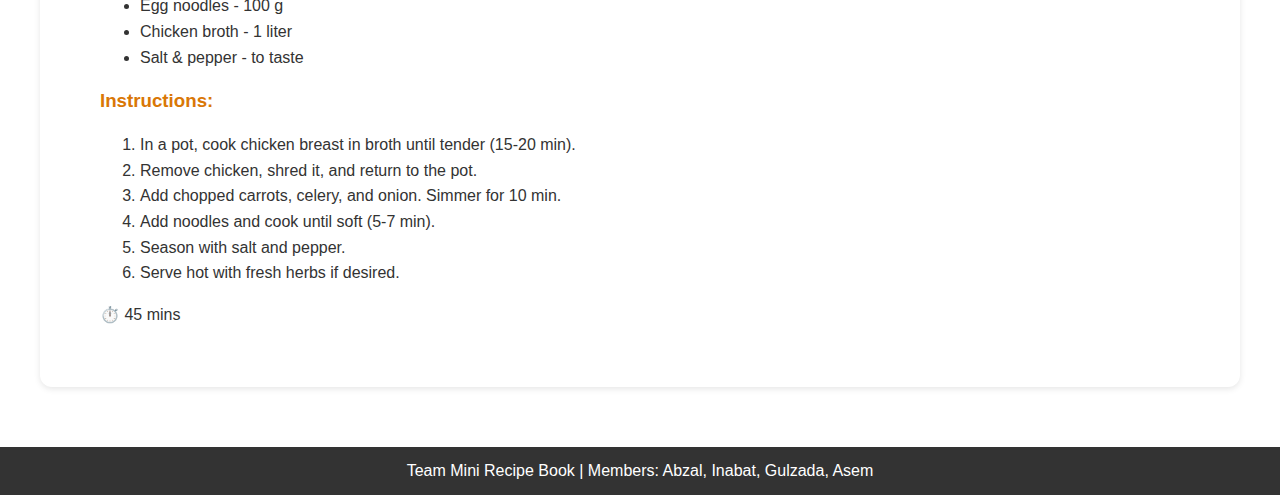
<file: lunch.html>
<!DOCTYPE html>
  <html lang="en">
  <head>
    <meta charset="UTF-8">
    <title>Lunch Recipes</title>
    <link rel="stylesheet" href="style.css">
  </head>
  <body>
    <!-- Header -->
    <header>
      <div class="container">
        <h1>Mini Recipe Book</h1>
        <nav>
          <a href="index.html">Home</a>
          <a href="about.html">About</a>
          <a href="breakfast.html">Breakfast</a>
          <a href="lunch.html" class="active">Lunch</a>
          <a href="dinner.html" >Dinner</a>
          <a href="desserts.html">Desserts</a>
          <a href="favorites.html">Favorites</a>
          <a href="contact.html">Contact</a>
        </nav>
      </div>
    </header>

    <!-- Hero Section -->
    <section class="hero lunch-hero">
      <h1>Lunch Recipes</h1>
      <p>Tasty meals to keep you going through the day.</p>
    </section>

    <!-- Recipes Section -->
    <section class="recipes">
      <h2>Our Lunch Selection</h2>
      <!-- Caesar Salad Recipe -->
  <div class="card">
    <div class="card-image light-green"></div>
    <img src="salat.png" alt="Caesar Salad" width="200" height="200">
    <h3>Caesar Salad</h3>
    <p>Classic salad with crispy croutons and parmesan</p>
    <div class="recipes">
    <h3>Ingredients:</h3>
    <ul>
      <li>Romaine lettuce - 1 head</li>
      <li>Croutons - 1 cup</li>
      <li>Parmesan cheese - 50 g (grated)</li>
      <li>Caesar dressing - 3 tbsp</li>
      <li>Chicken breast (optional) - 150 g</li>
      <li>Salt & black pepper - to taste</li>
    </ul>
    <h3>Instructions:</h3>
    <ol>
      <li>Wash and chop the romaine lettuce.</li>
      <li>Grill or pan-fry the chicken breast, slice into strips (optional).</li>
      <li>Place lettuce in a bowl, add croutons and parmesan.</li>
      <li>Pour Caesar dressing and toss gently to coat.</li>
      <li>Top with chicken slices if using.</li>
      <li>Serve immediately.</li>
    </ol>
    <span>&#x23F1;&#xFE0F; 10 mins</span>
    </div>
  </div>


        <!-- Caprese Sandwich Recipe -->
  <div class="card">
    <div class="card-image pink"></div>
    <img src="Sandwich.png" alt="Caprese Sandwich" width="200" height="200">
    <h3>Caprese Sandwich</h3>
    <p>Fresh mozzarella, tomato, and basil sandwich</p>
    <div class="recipes">
    <h3>Ingredients:</h3>
    <ul>
      <li>Ciabatta bread - 1 roll</li>
      <li>Fresh mozzarella - 100 g</li>
      <li>Tomato - 1 (sliced)</li>
      <li>Fresh basil leaves - 5-6</li>
      <li>Olive oil - 1 tbsp</li>
      <li>Salt & pepper - to taste</li>
    </ul>
    <h3>Instructions:</h3>
    <ol>
      <li>Slice the ciabatta in half and drizzle with olive oil.</li>
      <li>Layer mozzarella, tomato slices, and fresh basil.</li>
      <li>Season lightly with salt and pepper.</li>
      <li>Close the sandwich and toast it for 2-3 minutes (optional).</li>
      <li>Cut in half and serve warm.</li>
    </ol>
    <span>&#x23F1;&#xFE0F; 8 mins</span>
    </div>
  </div>


  <div class="card">
    <div class="card-image orange"></div>
    <img src="soup.png" alt="Chicken Noodle Soup" width="200" height="200">
    <h3>Chicken Noodle Soup</h3>
    <p>Comforting soup with tender chicken and vegetables</p>
    <div class="recipes">
    <h3>Ingredients:</h3>
    <ul>
      <li>Chicken breast - 200 g</li>
      <li>Carrots - 1</li>
      <li>Celery - 1 stalk</li>
      <li>Onion - 1 small</li>
      <li>Egg noodles - 100 g</li>
      <li>Chicken broth - 1 liter</li>
      <li>Salt & pepper - to taste</li>
    </ul>
    <h3>Instructions:</h3>
    <ol>
      <li>In a pot, cook chicken breast in broth until tender (15-20 min).</li>
      <li>Remove chicken, shred it, and return to the pot.</li>
      <li>Add chopped carrots, celery, and onion. Simmer for 10 min.</li>
      <li>Add noodles and cook until soft (5-7 min).</li>
      <li>Season with salt and pepper.</li>
      <li>Serve hot with fresh herbs if desired.</li>
    </ol>
    <span>&#x23F1;&#xFE0F; 45 mins</span>
    </div>
  </div>
      </div>
    </section>

    <!-- Footer -->
    <footer>
      Team Mini Recipe Book | Members: Abzal, Inabat, Gulzada, Asem
    </footer>
  </body>
  </html>
</file>
<file: style.css>
body {
  margin: 0;
  font-family: Arial, sans-serif;
  background: #ffffff;
  color: #333;
}

/* Header */
header {
  background: #ffffff;
  box-shadow: 0 2px 5px rgba(0,0,0,0.1);
  position: sticky;
  top: 0;
  z-index: 1000;
}

header .container {
  max-width: 1100px;
  margin: 0 auto;
  padding: 15px 20px;
  display: flex;
  justify-content: space-between;
  align-items: center;
}

header h1 {
  color: #d97706;
  font-size: 22px;
  margin: 0;
}

nav a {
  margin-left: 20px;
  text-decoration: none;
  color: #444;
  font-weight: bold;
}

nav a:hover,
nav a.active {
  color: #d97706;
  border-bottom: 2px solid #d97706;
}

/* Hero*/
.hero {
  text-align: center;
  padding: 80px 20px;
  color: #333;
}

.hero h2, 
.hero h1 {
  font-size: 2.5rem;
  margin-bottom: 0.5rem;
}

.hero p {
  font-size: 1.1rem;
  color: #555;
}

.recipes {
    margin: 20px;
    text-align: left;
    padding: 20px;
    line-height: 1.6;
}

/* Colors*/
.about-hero {
  background: #eaddef;
}

.dinner-hero {
  background: #fff3cd;
}

.desserts-hero {
  background: #ffe5e5;
}

.breakfast-hero {
  background: #fde68a;
}

.lunch-hero {
  background: #d1fae5;
}

.favorites-hero {
  background: #e0f2fe;
}

.contact-hero {
  background: #f3e8ff;
}

.section {
  max-width: 1100px;
  margin: 40px auto;
  padding: 20px;
}

.card-grid {
  display: grid;
  grid-template-columns: repeat(auto-fit, minmax(220px, 1fr));
  gap: 20px;
}

.card {
  background: #fff;
  padding: 20px;
  border-radius: 12px;
  box-shadow: 0 2px 6px rgba(0,0,0,0.1);
  text-align: center;
  transition: transform 0.2s;
}

.card:hover {
  transform: translateY(-5px);
}

.card h3 {
  margin: 10px 0;
  color: #d97706;
}

.card-image {
  height: 150px;
  display: flex;
  align-items: center;
  justify-content: center;
  font-size: 3rem;
  border-radius: 0.8rem;
  margin-bottom: 1rem;
}

/* Footer */
footer {
  background: #333;
  color: white;
  text-align: center;
  padding: 15px 0;
  margin-top: 40px;
}

.contact-form {
  max-width: 500px;
  margin: 20px auto;
  padding: 20px;
  border: 1px solid #ccc;
  border-radius: 10px;
  background: #f9f9f9;
}

.contact-form label {
  display: block;
  margin-bottom: 5px;
  font-weight: bold;
}

.contact-form input,
.contact-form textarea {
  width: 100%;
  padding: 8px;
  margin-bottom: 15px;
  border: 1px solid #ccc;
  border-radius: 5px;
}

.contact-form button {
  background: #ff6600;
  color: white;
  border: none;
  padding: 10px 15px;
  border-radius: 5px;
  cursor: pointer;
  transition: background 0.3s;
}

.contact-form button:hover {
  background: #cc5200;
}
</file>
